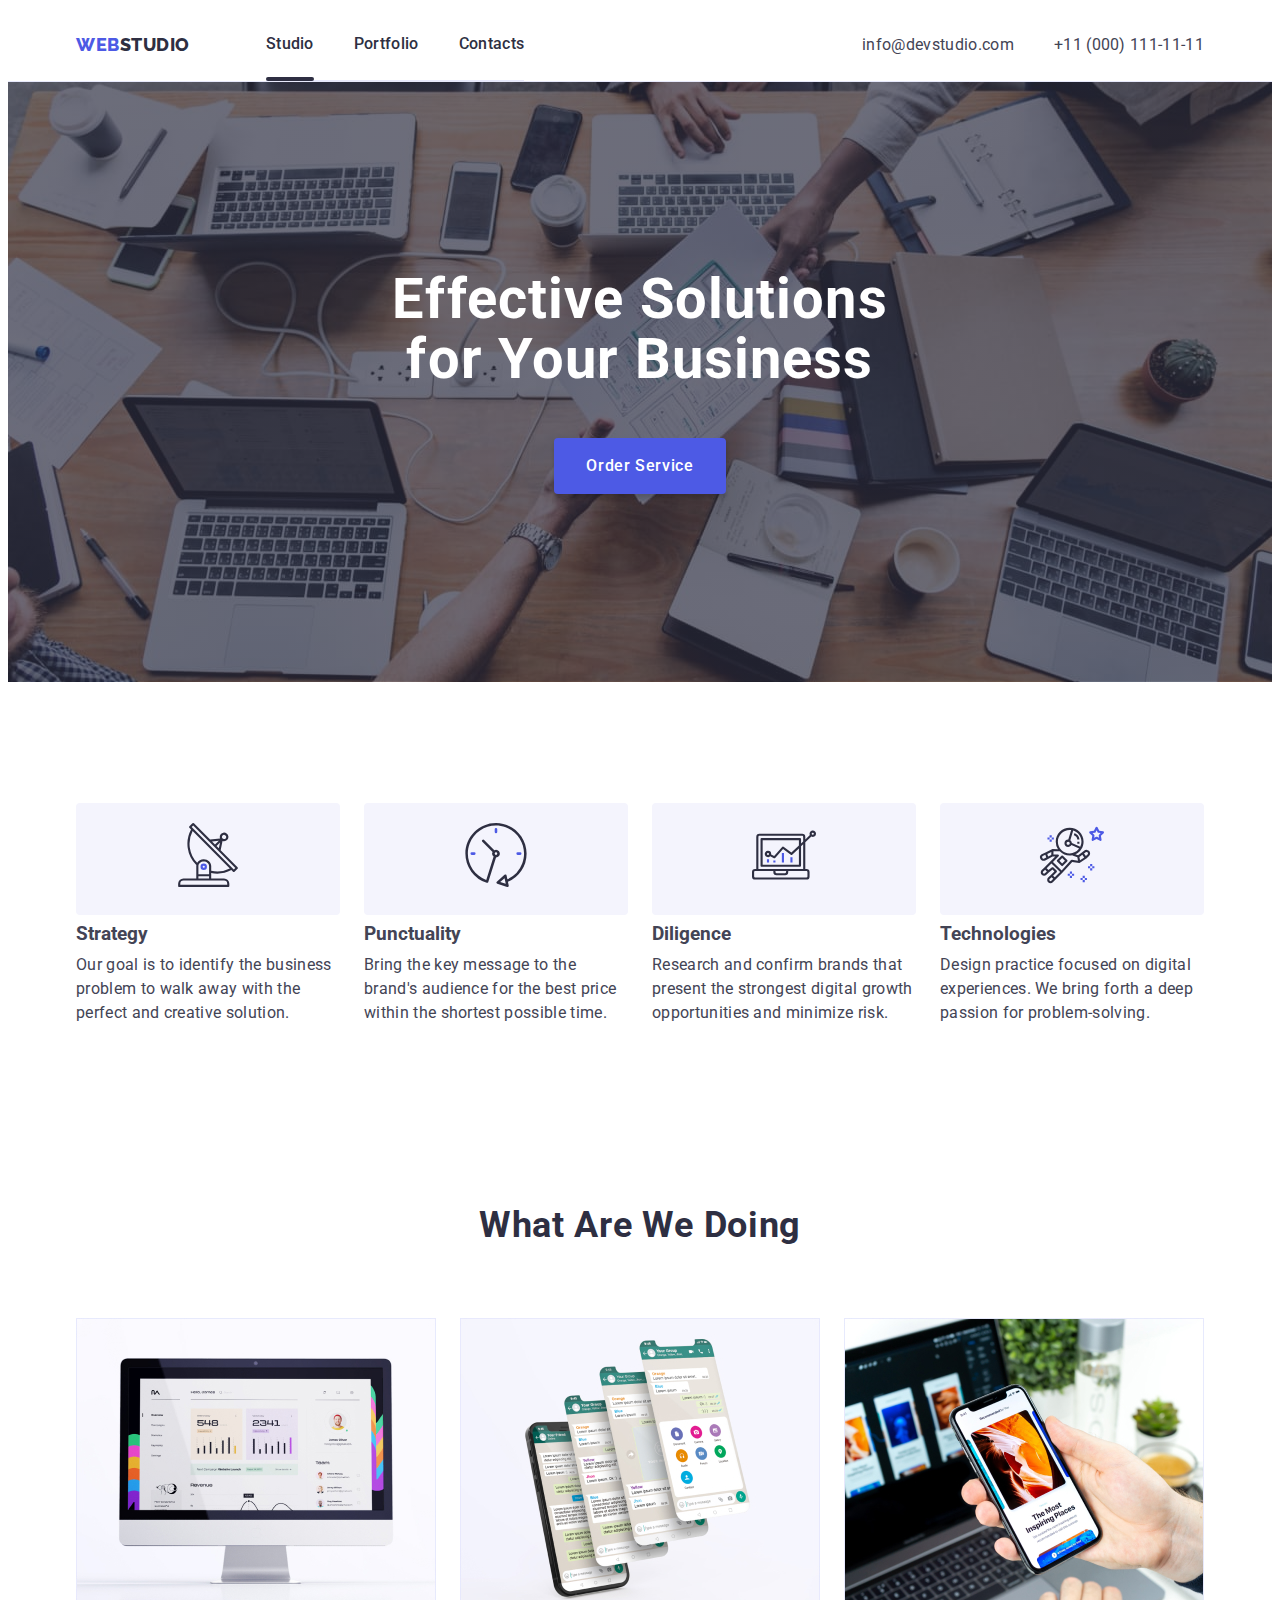
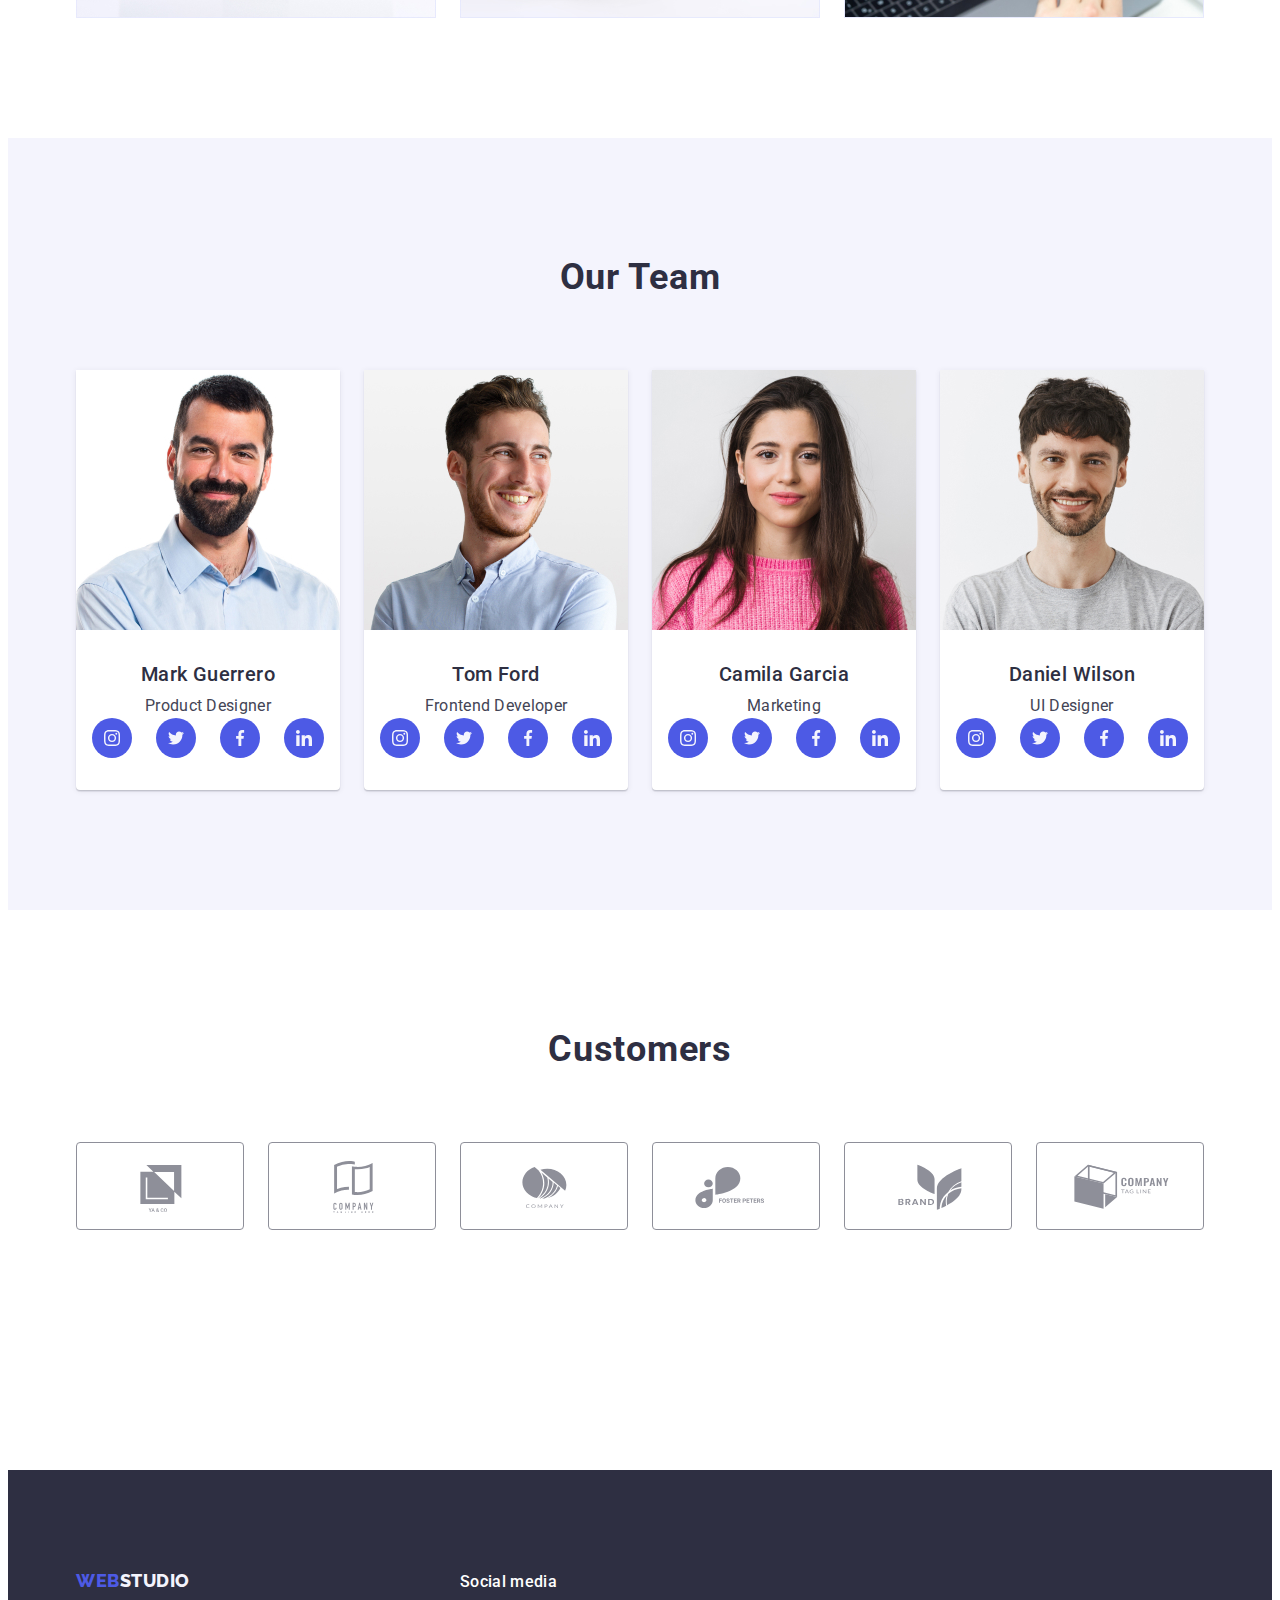
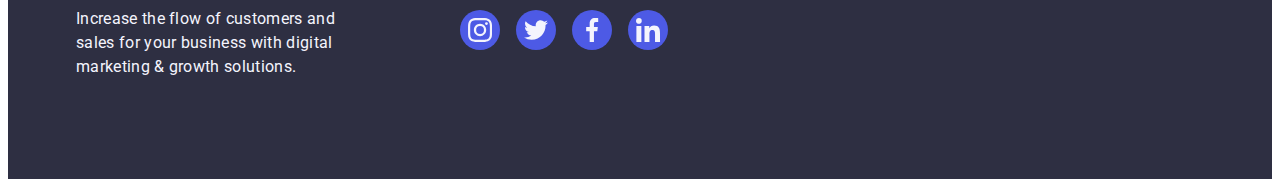
<file: index.html>
<!DOCTYPE html>
<html lang="en">
  <head>
    <meta charset="UTF-8" />
    <meta http-equiv="X-UA-Compatible" content="IE=edge" />
    <meta name="viewport" content="width=device-width, initial-scale=1.0" />
    <meta name="description" content="" />
    <title>Effective Solutions for Your Business</title>
    <link rel="preconnect" href="https://fonts.googleapis.com" />
    <link rel="preconnect" href="https://fonts.gstatic.com" crossorigin />
    <link
      href="https://fonts.googleapis.com/css2?family=Raleway:wght@800&family=Roboto:wght@400;500;700;900&display=swap"
      rel="stylesheet"
    />
    <link
      rel="stylesheet"
      href="https://cdnjs.cloudflare.com/ajax/libs/modern-normalize/2.0.0/modern-normalize.min.css"
      integrity="sha512-4xo8blKMVCiXpTaLzQSLSw3KFOVPWhm/TRtuPVc4WG6kUgjH6J03IBuG7JZPkcWMxJ5huwaBpOpnwYElP/m6wg=="
      crossorigin="anonymous"
      referrerpolicy="no-referrer"
    />
    <!-- Styles css -->
    <link rel="stylesheet" href="./css/styles.css" />
  </head>
  <body>
    <!-- Header -->
    <header class="header">
      <div class="header-container container">
        <nav class="header-nav">
          <a class="link logo" href="./index.html"
            >Web<span class="logo-dark">Studio</span></a
          >
          <ul class="header list">
            <li class="header-item">
              <a class="header-link link page" href="./index.html">Studio</a>
            </li>
            <li class="header-item">
              <a class="header-link link" href="./portfolio.html">Portfolio</a>
            </li>
            <li class="header-item">
              <a class="header-link link" href="">Contacts</a>
            </li>
          </ul>
        </nav>
        <address class="address">
          <ul class="address-list list">
            <li>
              <a class="address-link link" href="mailto:info@devstudio.com"
                >info@devstudio.com</a
              >
            </li>
            <li>
              <a class="address-link link" href="tel:+110001111111"
                >+11 (000) 111-11-11</a
              >
            </li>
          </ul>
        </address>
      </div>
    </header>
    <!-- Main -->
    <main class="main">
      <!-- Section 1 -->
      <section class="section hero">
        <div class="container">
          <h1 class="hero-title">Effective Solutions for Your Business</h1>
          <button class="hero-btn" type="button" data-modal-open>
            Order Service
          </button>
        </div>
      </section>
      <section class="section advantages">
        <div class="container">
          <h2 class="visually-hidden">Advantages</h2>
          <ul class="section-advantages list">
            <li class="section-advantages-item">
              <div class="icons">
                <svg class="advantages-icon" width="64" height="64">
                  <use href="./images/icons.svg#antenna"></use>
                </svg>
              </div>
              <h3 class="advantages-subtitle">Strategy</h3>
              <p class="section-advantages-text">
                Our goal is to identify the business problem to walk away with
                the perfect and creative solution.
              </p>
            </li>
            <li class="section-advantages-item">
              <div class="icons">
                <svg class="advantages-icon" width="64" height="64">
                  <use href="./images/icons.svg#clock"></use>
                </svg>
              </div>
              <h3 class="advantages-subtitle">Punctuality</h3>
              <p class="section-advantages-text">
                Bring the key message to the brand's audience for the best price
                within the shortest possible time.
              </p>
            </li>
            <li class="section-advantages-item">
              <div class="icons">
                <svg class="advantages-icon" width="64" height="64">
                  <use href="./images/icons.svg#diagram"></use>
                </svg>
              </div>
              <h3 class="advantages-subtitle">Diligence</h3>
              <p class="section-advantages-text">
                Research and confirm brands that present the strongest digital
                growth opportunities and minimize risk.
              </p>
            </li>
            <li class="section-advantages-item">
              <div class="icons">
                <svg class="advantages-icon" width="64" height="64">
                  <use href="./images/icons.svg#astronaut"></use>
                </svg>
              </div>
              <h3 class="advantages-subtitle">Technologies</h3>
              <p class="section-advantages-text">
                Design practice focused on digital experiences. We bring forth a
                deep passion for problem-solving.
              </p>
            </li>
          </ul>
        </div>
      </section>
      <!-- Section 2 -->
      <section class="section doing">
        <div class="container">
          <h2 class="title">What are we doing</h2>
          <ul class="section-doing-list">
            <li class="section-doing-item">
              <img
                class="section-doing-img"
                src="./images/img-1.jpg"
                alt="img-1"
                width="360"
                height="360"
              />
            </li>
            <li class="section-doing-item">
              <img
                class="section-doing-img"
                src="./images/img-2.jpg"
                alt="img-2"
                width="360"
                height="360"
              />
            </li>
            <li class="section-doing-item">
              <img
                class="section-doing-img"
                src="./images/img-3.jpg"
                alt="img-3"
                width="360"
                height="360"
              />
            </li>
          </ul>
        </div>
      </section>
      <!-- Section 3 -->
      <section class="section team">
        <div class="container">
          <h2 class="title">Our Team</h2>
          <ul class="section-team-list">
            <li class="section-team-item">
              <img
                class="section-team-img"
                src="./images/img-4.jpg"
                alt="img-4"
                width="264"
                height="260"
              />
              <div class="expert">
                <h3 class="subtitle">Mark Guerrero</h3>
                <p class="section-team-text">Product Designer</p>

                <ul class="team-social-links">
                  <li class="team-social-icon">
                    <a class="link" href="" aria-label="instagram">
                      <svg class="social-icon" width="16" height="16">
                        <use href="./images/icons.svg#instagram"></use>
                      </svg>
                    </a>
                  </li>
                  <li class="team-social-icon">
                    <a class="link" href="" aria-label="instagram">
                      <svg class="social-icon" width="16" height="16">
                        <use href="./images/icons.svg#twitter"></use>
                      </svg>
                    </a>
                  </li>
                  <li class="team-social-icon">
                    <a class="link" href="" aria-label="instagram">
                      <svg class="social-icon" width="16" height="16">
                        <use href="./images/icons.svg#facebook"></use>
                      </svg>
                    </a>
                  </li>
                  <li class="team-social-icon">
                    <a class="link" href="" aria-label="instagram">
                      <svg class="social-icon" width="16" height="16">
                        <use href="./images/icons.svg#linkedin"></use>
                      </svg>
                    </a>
                  </li>
                </ul>
              </div>
            </li>
            <li class="section-team-item">
              <img
                class="section-team-img"
                src="./images/img-5.jpg"
                alt="img-5"
                width="264"
                height="260"
              />
              <div class="expert">
                <h3 class="subtitle">Tom Ford</h3>
                <p class="section-team-text">Frontend Developer</p>

                <ul class="team-social-links">
                  <li class="team-social-icon">
                    <a class="link" href="" aria-label="instagram">
                      <svg class="social-icon" width="16" height="16">
                        <use href="./images/icons.svg#instagram"></use>
                      </svg>
                    </a>
                  </li>
                  <li class="team-social-icon">
                    <a class="link" href="" aria-label="instagram">
                      <svg class="social-icon" width="16" height="16">
                        <use href="./images/icons.svg#twitter"></use>
                      </svg>
                    </a>
                  </li>
                  <li class="team-social-icon">
                    <a class="link" href="" aria-label="instagram">
                      <svg class="social-icon" width="16" height="16">
                        <use href="./images/icons.svg#facebook"></use>
                      </svg>
                    </a>
                  </li>
                  <li class="team-social-icon">
                    <a class="link" href="" aria-label="instagram">
                      <svg class="social-icon" width="16" height="16">
                        <use href="./images/icons.svg#linkedin"></use>
                      </svg>
                    </a>
                  </li>
                </ul>
              </div>
            </li>
            <li class="section-team-item">
              <img
                class="section-team-img"
                src="./images/img-6.jpg"
                alt="img-6"
                width="264"
                height="260"
              />
              <div class="expert">
                <h3 class="subtitle">Camila Garcia</h3>
                <p class="section-team-text">Marketing</p>

                <ul class="team-social-links">
                  <li class="team-social-icon">
                    <a class="link" href="" aria-label="instagram">
                      <svg class="social-icon" width="16" height="16">
                        <use href="./images/icons.svg#instagram"></use>
                      </svg>
                    </a>
                  </li>
                  <li>
                    <a class="link" href="" aria-label="instagram">
                      <svg class="social-icon" width="16" height="16">
                        <use href="./images/icons.svg#twitter"></use>
                      </svg>
                    </a>
                  </li>
                  <li class="team-social-icon">
                    <a class="link" href="" aria-label="instagram">
                      <svg class="social-icon" width="16" height="16">
                        <use href="./images/icons.svg#facebook"></use>
                      </svg>
                    </a>
                  </li>
                  <li class="team-social-icon">
                    <a class="link" href="" aria-label="instagram">
                      <svg class="social-icon" width="16" height="16">
                        <use href="./images/icons.svg#linkedin"></use>
                      </svg>
                    </a>
                  </li>
                </ul>
              </div>
            </li>
            <li class="section-team-item">
              <img
                class="section-team-img"
                src="./images/img-7.jpg"
                alt="img-6"
                width="264"
                height="260"
              />
              <div class="expert">
                <h3 class="subtitle">Daniel Wilson</h3>
                <p class="section-team-text">UI Designer</p>

                <ul class="team-social-links">
                  <li class="team-social-icon">
                    <a class="link" href="" aria-label="instagram">
                      <svg class="social-icon" width="16" height="16">
                        <use href="./images/icons.svg#instagram"></use>
                      </svg>
                    </a>
                  </li>
                  <li>
                    <a class="link" href="" aria-label="instagram">
                      <svg class="social-icon" width="16" height="16">
                        <use href="./images/icons.svg#twitter"></use>
                      </svg>
                    </a>
                  </li>
                  <li class="team-social-icon">
                    <a class="link" href="" aria-label="instagram">
                      <svg class="social-icon" width="16" height="16">
                        <use href="./images/icons.svg#facebook"></use>
                      </svg>
                    </a>
                  </li>
                  <li class="team-social-icon">
                    <a class="link" href="" aria-label="instagram">
                      <svg class="social-icon" width="16" height="16">
                        <use href="./images/icons.svg#linkedin"></use>
                      </svg>
                    </a>
                  </li>
                </ul>
              </div>
            </li>
          </ul>
        </div>
      </section>
      <!-- Section 4 -->
      <section class="section customers">
        <div class="container">
          <h2 class="title">Customers</h2>
          <ul class="customers-list">
            <li class="customers-item">
              <a class="customers-link" href="" aria-label="YA&CO">
                <svg class="customers-icon" width="104" height="56">
                  <use href="./images/icons.svg#logo_1"></use>
                </svg>
              </a>
            </li>
            <li class="customers-item">
              <a class="customers-link" href="" aria-label="Tagline Here">
                <svg class="customers-icon" width="104" height="56">
                  <use href="./images/icons.svg#logo_2"></use>
                </svg>
              </a>
            </li>
            <li class="customers-item">
              <a class="customers-link" href="" aria-label="Company logo">
                <svg class="customers-icon" width="104" height="56">
                  <use href="./images/icons.svg#logo_3"></use>
                </svg>
              </a>
            </li>
            <li class="customers-item">
              <a class="customers-link" href="" aria-label="Foster Peters">
                <svg class="customers-icon" width="104" height="56">
                  <use href="./images/icons.svg#logo_4"></use>
                </svg>
              </a>
            </li>
            <li class="customers-item">
              <a class="customers-link" href="" aria-label="Brend">
                <svg class="customers-icon" width="104" height="56">
                  <use href="./images/icons.svg#logo_5"></use>
                </svg>
              </a>
            </li>
            <li class="customers-item">
              <a class="customers-link" href="" aria-label="Tag Line">
                <svg class="customers-icon" width="104" height="56">
                  <use href="./images/icons.svg#logo_6"></use>
                </svg>
              </a>
            </li>
          </ul>
        </div>
      </section>
    </main>
    <!--Footer-->
    <footer class="footer">
      <div class="container">
        <div class="discription-container">
          <a class="link logo" href="./index.html">
            Web<span class="logo-light">Studio</span>
          </a>
          <p class="footer-text">
            Increase the flow of customers and sales for your business with
            digital marketing & growth solutions.
          </p>
        </div>
        <div class="social-container">
          <p class="footer-subtitle">Social media</p>
          <ul class="footer-links">
            <li class="footer-item">
              <a class="link" href="https://www.instagram.com/" target="_blank">
                <svg class="footer-logo" width="24" height="24">
                  <use href="./images/icons.svg#instagram"></use>
                </svg>
              </a>
            </li>
            <li class="footer-item">
              <a class="link" href="https://twitter.com/" target="_blank">
                <svg class="footer-logo" width="24" height="24">
                  <use href="./images/icons.svg#twitter"></use>
                </svg>
              </a>
            </li>
            <li class="footer-item">
              <a class="link" href="https://facebook.com/" target="_blank">
                <svg class="footer-logo" width="24" height="24">
                  <use href="./images/icons.svg#facebook"></use>
                </svg>
              </a>
            </li>
            <li class="footer-item">
              <a class="link" href="https://www.linkedin.com/" target="_blank">
                <svg class="footer-logo" width="24" height="24">
                  <use href="./images/icons.svg#linkedin"></use>
                </svg>
              </a>
            </li>
          </ul>
        </div>
      </div>
    </footer>
    <div class="modal-box is-hidden" data-modal>
      <div class="callback-form">
        <button class="btn_modal" type="button" data-modal-close>
          <svg class="icon-btn-close" width="8" height="8">
            <use href="./images/icons.svg#icon-close"></use>
          </svg>
        </button>
      </div>
    </div>
    <script src="./js/modal.js"></script>
  </body>
</html>
</file>
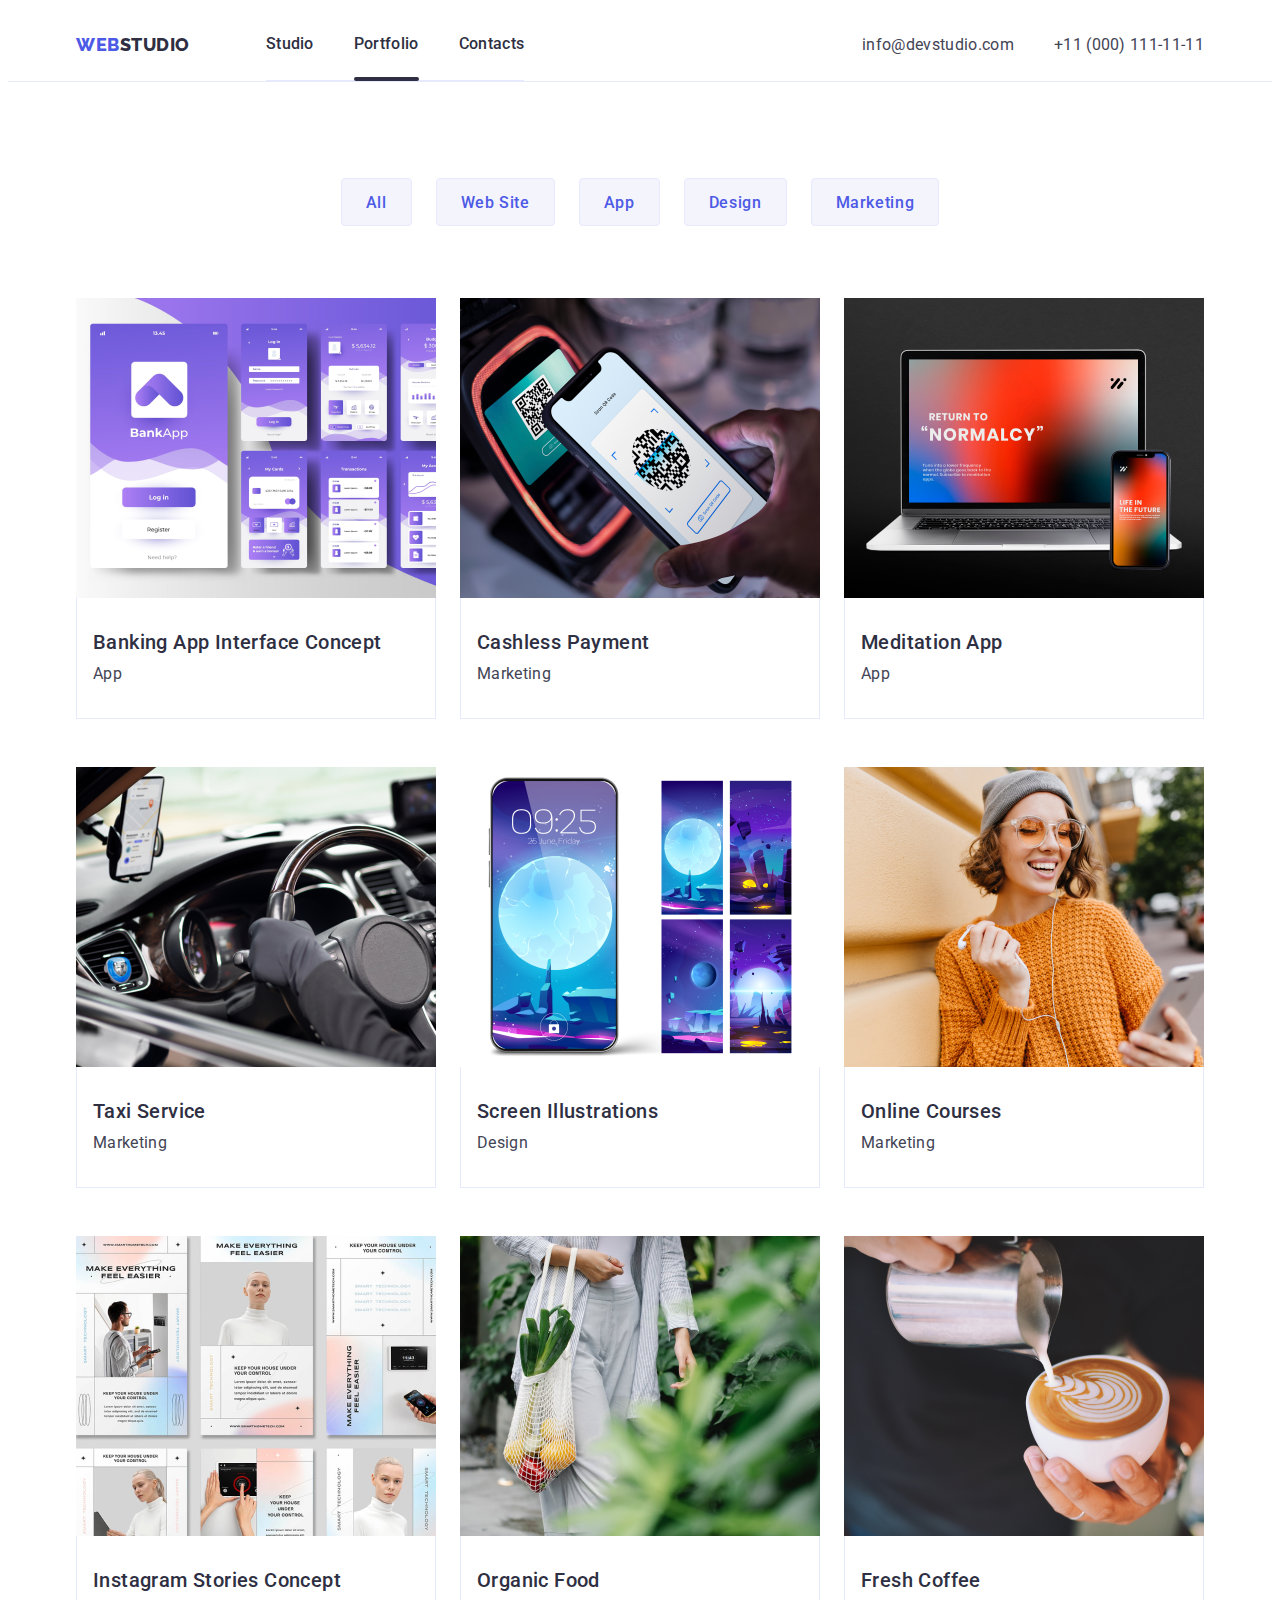
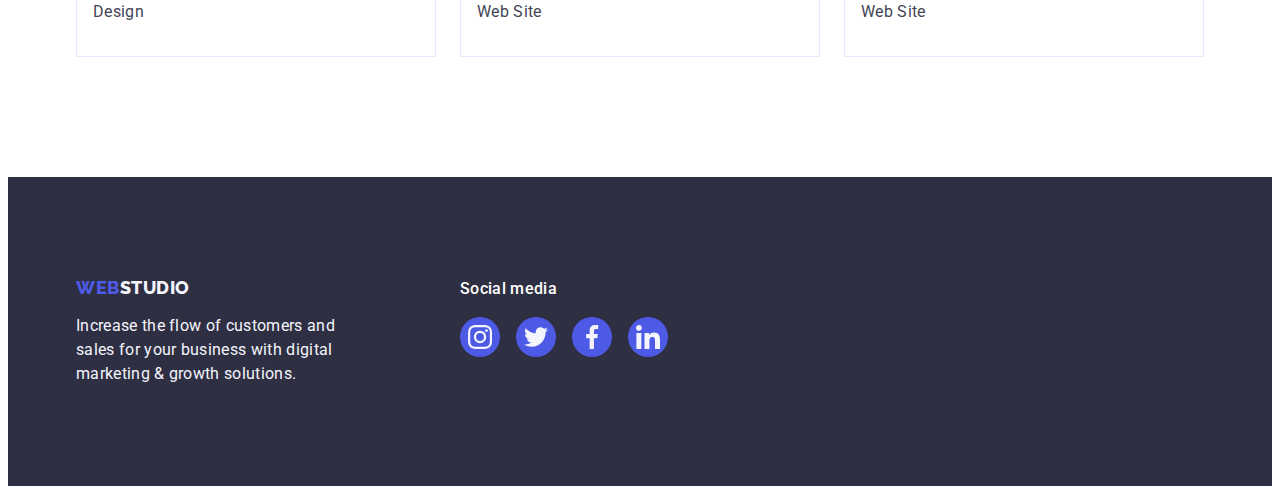
<file: portfolio.html>
<!DOCTYPE html>
<html lang="en">
  <head>
    <meta charset="UTF-8" />
    <meta http-equiv="X-UA-Compatible" content="IE=edge" />
    <meta name="viewport" content="width=device-width, initial-scale=1.0" />
    <meta name="description" content="" />
    <title>Portfolio</title>
    <link rel="preconnect" href="https://fonts.googleapis.com" />
    <link rel="preconnect" href="https://fonts.gstatic.com" crossorigin />
    <link
      href="https://fonts.googleapis.com/css2?family=Raleway:wght@800&family=Roboto:wght@400;500;700;900&display=swap"
      rel="stylesheet"
    />
    <link
      rel="stylesheet"
      href="https://cdnjs.cloudflare.com/ajax/libs/modern-normalize/2.0.0/modern-normalize.min.css"
      integrity="sha512-4xo8blKMVCiXpTaLzQSLSw3KFOVPWhm/TRtuPVc4WG6kUgjH6J03IBuG7JZPkcWMxJ5huwaBpOpnwYElP/m6wg=="
      crossorigin="anonymous"
      referrerpolicy="no-referrer"
    />
    <!-- Styles -->
    <link rel="stylesheet" href="./css/styles.css" />
  </head>
  <body>
    <!-- Header -->
    <header class="header">
      <div class="header-container container">
        <nav class="header-nav">
          <a class="link logo" href="/index.html"
            >Web<span class="logo-dark">Studio</span>
          </a>

          <ul class="header list">
            <li class="header-item">
              <a class="header-link link" href="./index.html">Studio</a>
            </li>
            <li class="header-item">
              <a class="header-link link page" href="./portfolio.html"
                >Portfolio</a
              >
            </li>
            <li class="header-item">
              <a class="header-link link" href="">Contacts</a>
            </li>
          </ul>
        </nav>
        <address class="address">
          <ul class="address-list list">
            <li>
              <a class="address-link link" href="mailto:info@devstudio.com"
                >info@devstudio.com</a
              >
            </li>
            <li>
              <a class="address-link link" href="tel:+110001111111"
                >+11 (000) 111-11-11</a
              >
            </li>
          </ul>
        </address>
      </div>
    </header>
    <main>
      <!-- Main -->
      <section class="section portfolio">
        <div class="container">
          <h1 class="visually-hidden">Portfolio</h1>
          <ul class="portfolio-list list">
            <li class="porfolio-item">
              <button class="portfolio-btn" type="button">All</button>
            </li>
            <li class="porfolio-item">
              <button class="portfolio-btn" type="button">Web Site</button>
            </li>
            <li class="porfolio-item">
              <button class="portfolio-btn" type="button">App</button>
            </li>
            <li class="porfolio-item">
              <button class="portfolio-btn" type="button">Design</button>
            </li>
            <li class="porfolio-item">
              <button class="portfolio-btn" type="button">Marketing</button>
            </li>
          </ul>
          <ul class="portfolio-main list">
            <li class="portfolio-main-item">
              <a class="portfolio-main link" href="">
                <div class="overlay">
                  <img
                    src="./images/img-8.jpg"
                    alt="Banking App"
                    width="360"
                    height="300"
                  />
                  <p class="portfolio-description overlay">
                    14 Stylish and User-Friendly App Design Concepts · Task
                    Manager App · Calorie Tracker App · Exotic Fruit Ecommerce
                    App · Cloud Storage App
                  </p>
                </div>
                <div class="portfolio-container">
                  <h2 class="portfolio-subtitle">
                    Banking App Interface Concept
                  </h2>
                  <p class="portfolio-text">App</p>
                </div>
              </a>
            </li>
            <li class="portfolio-main-item">
              <a class="portfolio-main link" href="">
                <div class="overlay">
                  <img
                    src="./images/img-9.jpg"
                    alt="Cashless Payment"
                    width="360"
                    height="300"
                  />
                  <p class="portfolio-description overlay">
                    14 Stylish and User-Friendly App Design Concepts · Task
                    Manager App · Calorie Tracker App · Exotic Fruit Ecommerce
                    App · Cloud Storage App
                  </p>
                </div>
                <div class="portfolio-container">
                  <h2 class="portfolio-subtitle">Cashless Payment</h2>
                  <p class="portfolio-text">Marketing</p>
                </div>
              </a>
            </li>
            <li class="portfolio-main-item">
              <a class="portfolio-main link" href="">
                <div class="overlay">
                  <img
                    src="./images/img-10.jpg"
                    alt="Meditation App"
                    width="360"
                    height="300"
                  />
                  <p class="portfolio-description overlay">
                    14 Stylish and User-Friendly App Design Concepts · Task
                    Manager App · Calorie Tracker App · Exotic Fruit Ecommerce
                    App · Cloud Storage App
                  </p>
                </div>
                <div class="portfolio-container">
                  <h2 class="portfolio-subtitle">Meditation App</h2>
                  <p class="portfolio-text">App</p>
                </div>
              </a>
            </li>
            <li class="portfolio-main-item">
              <a class="portfolio-main link" href="">
                <div class="overlay">
                  <img
                    src="./images/img-11.jpg"
                    alt="Taxi Servise"
                    width="360"
                    height="300"
                  />
                  <p class="portfolio-description overlay">
                    14 Stylish and User-Friendly App Design Concepts · Task
                    Manager App · Calorie Tracker App · Exotic Fruit Ecommerce
                    App · Cloud Storage App
                  </p>
                </div>
                <div class="portfolio-container">
                  <h2 class="portfolio-subtitle">Taxi Service</h2>
                  <p class="portfolio-text">Marketing</p>
                </div>
              </a>
            </li>
            <li class="portfolio-main-item">
              <a class="portfolio-main link" href="">
                <div class="overlay">
                  <img
                    src="./images/img-12.jpg"
                    alt="Screen Illustrations"
                    width="360"
                    height="300"
                  />
                  <p class="portfolio-description overlay">
                    14 Stylish and User-Friendly App Design Concepts · Task
                    Manager App · Calorie Tracker App · Exotic Fruit Ecommerce
                    App · Cloud Storage App
                  </p>
                </div>
                <div class="portfolio-container">
                  <h2 class="portfolio-subtitle">Screen Illustrations</h2>
                  <p class="portfolio-text">Design</p>
                </div>
              </a>
            </li>
            <li class="portfolio-main-item">
              <a class="portfolio-main link" href="">
                <div class="overlay">
                  <img
                    src="./images/img-13.jpg"
                    alt="Online Courses"
                    width="360"
                    height="300"
                  />
                  <p class="portfolio-description overlay">
                    14 Stylish and User-Friendly App Design Concepts · Task
                    Manager App · Calorie Tracker App · Exotic Fruit Ecommerce
                    App · Cloud Storage App
                  </p>
                </div>
                <div class="portfolio-container">
                  <h2 class="portfolio-subtitle">Online Courses</h2>
                  <p class="portfolio-text">Marketing</p>
                </div>
              </a>
            </li>
            <li class="portfolio-main-item">
              <a class="portfolio-main link" href="">
                <div class="overlay">
                  <img
                    src="./images/img-14.jpg"
                    alt="Instagram Stories Concept"
                    width="360"
                    height="300"
                  />
                  <p class="portfolio-description overlay">
                    14 Stylish and User-Friendly App Design Concepts · Task
                    Manager App · Calorie Tracker App · Exotic Fruit Ecommerce
                    App · Cloud Storage App
                  </p>
                </div>
                <div class="portfolio-container">
                  <h2 class="portfolio-subtitle">Instagram Stories Concept</h2>
                  <p class="portfolio-text">Design</p>
                </div>
              </a>
            </li>
            <li class="portfolio-main-item">
              <a class="portfolio-main link" href="">
                <div class="overlay">
                  <img
                    src="./images/img-15.jpg"
                    alt="Organic Food"
                    width="360"
                    height="300"
                  />
                  <p class="portfolio-description overlay">
                    14 Stylish and User-Friendly App Design Concepts · Task
                    Manager App · Calorie Tracker App · Exotic Fruit Ecommerce
                    App · Cloud Storage App
                  </p>
                </div>
                <div class="portfolio-container">
                  <h2 class="portfolio-subtitle">Organic Food</h2>
                  <p class="portfolio-text">Web Site</p>
                </div>
              </a>
            </li>
            <li class="portfolio-main-item">
              <a class="portfolio-main link" href="">
                <div class="overlay">
                  <img
                    src="./images/img-16.jpg"
                    alt="Fresh Coffee"
                    width="360"
                    height="300"
                  />
                  <p class="portfolio-description overlay">
                    14 Stylish and User-Friendly App Design Concepts · Task
                    Manager App · Calorie Tracker App · Exotic Fruit Ecommerce
                    App · Cloud Storage App
                  </p>
                </div>
                <div class="portfolio-container">
                  <h2 class="portfolio-subtitle">Fresh Coffee</h2>
                  <p class="portfolio-text">Web Site</p>
                </div>
              </a>
            </li>
          </ul>
        </div>
      </section>
    </main>
    <!-- Footer -->
    <footer class="footer">
      <div class="container">
        <div class="discription-container">
          <a class="link logo" href="./index.html">
            Web<span class="logo-light">Studio</span>
          </a>
          <p class="footer-text">
            Increase the flow of customers and sales for your business with
            digital marketing & growth solutions.
          </p>
        </div>
        <div class="social-container">
          <p class="footer-subtitle">Social media</p>
          <ul class="footer-links">
            <li class="footer-item">
              <a class="link" href="https://www.instagram.com/" target="_blank">
                <svg class="footer-logo" width="24" height="24">
                  <use href="./images/icons.svg#instagram"></use>
                </svg>
              </a>
            </li>
            <li class="footer-item">
              <a class="link" href="https://twitter.com/" target="_blank">
                <svg class="footer-logo" width="24" height="24">
                  <use href="./images/icons.svg#twitter"></use>
                </svg>
              </a>
            </li>
            <li class="footer-item">
              <a class="link" href="https://facebook.com/" target="_blank">
                <svg class="footer-logo" width="24" height="24">
                  <use href="./images/icons.svg#facebook"></use>
                </svg>
              </a>
            </li>
            <li class="footer-item">
              <a class="link" href="https://www.linkedin.com/" target="_blank">
                <svg class="footer-logo" width="24" height="24">
                  <use href="./images/icons.svg#linkedin"></use>
                </svg>
              </a>
            </li>
          </ul>
        </div>
      </div>
    </footer>
  </body>
</html>
</file>
<file: css/styles.css>
:root{
    --main-dark-cl: #2E2F42;
    --main-dark-accent: #434455;
    --main-light-cl: #F4F4FD;
    --accent-cl: #FFFFFF;
    --blue-accent-cl: #4D5AE5;
    --BLUE-accent-cl: #404BBF;
    --border-cl: #E7E9FC;
}
*,
*::before,
*::after {
    box-sizing: border-box;
}
.visually-hidden {
    position: absolute;
    width: 1px;
    height: 1px;
    margin: -1px;
    border: 0;
    padding: 0;
    white-space: nowrap;
    clip-path: inset(100%);
    clip: rect(0 0 0 0);
    overflow: hidden;
}
body {
    font-family: "Roboto", sans-serif;
    font-size: 16px;
    color: var(--main-dark-accent);
    background-color: var(--accent-cl);
}

img {
    display: block;
    max-width: 100%;
    height: auto;
}
svg {
    display: block;

}
ul,
ol {
    list-style-type: none;
    padding: 0;
    margin: 0;
}

h1,
h2,
h3,
h4,
h5, p {
    margin: 0;
    padding: 0;
}

.link,
a {
    text-decoration: none;
}

.btn,
button {
    font-family: inherit;
    cursor: pointer;
}

.subtitle {
    font-weight: 500;
    font-size: 20px;
    line-height: 1.2;
    letter-spacing: 0.02em;
    color: var(--main-dark-cl);
}

.title {
    font-weight: 700;
    font-size: 36px;
    line-height: 1.11;
    letter-spacing: 0.02em;
    text-transform: capitalize;
    text-align: center;
    color: var(--main-dark-cl);
    margin-bottom: 72px;
}

.container {
    width: 1158px;
    margin-left: auto;
    margin-right: auto;
    padding-left: 15px;
    padding-right: 15px;
}
.logo {
    font-family: 'Raleway', sans-serif;
    font-weight: 800;
    font-size: 18px;
    line-height: 1.17;
    letter-spacing: 0.03em;
    text-transform: uppercase;
    color: var(--blue-accent-cl);
}

.logo-dark {
    color: var(--main-dark-cl);
}

.logo-light {
    color: var(--main-light-cl);
}
.header {
    display: flex;
    letter-spacing: 0.02em;
    color: var(--main-dark-cl);
    border-bottom: 1px solid var(--border-cl);
    gap: 40px;
}

.header-container {
    display: flex;
    align-items: center;
    justify-content: space-between;
}


.header-nav {
    display: flex;
    align-items: center;
}

.link {
    text-decoration: none;
}

.header-nav .logo {
    margin-right: 76px;
}

.header-list {
    list-style: none;
    display: flex;
    align-items: center;
    gap: 40px;
}

.header-link {
    font-weight: 500;
    font-size: 16px;
    line-height: 1.5;
    letter-spacing: 0.02em;
    color: var(--main-dark-cl);
    padding-top: 24px;
    padding-bottom: 24px;
    display: block;
}

.header-link:hover,
.header-link:focus {
    color: var(--BLUE-accent-cl);
}

.address {
    font-style: normal;
}

.address-list {
    display: flex;
    align-items: center;
    gap: 40px;
}

.address-link {
    letter-spacing: 0.02em;
    line-height: 1.5;
    color: var(--main-dark-accent);
    transition: color 250ms cubic-bezier(0.4, 0, 0.2, 1);
}

.address-link:hover,
.address-link:focus {
    color: var(--BLUE-accent-cl);
}
.page {
    position: relative;
    color: #2E2F42;
    transition: color 250ms cubic-bezier(0.4, 0, 0.2, 1);
}

.page::after {
    position: absolute;
    display: block;
    width: 100%;
    height: 4px;
    border-radius: 2px;
    background: var(--ocean, #404BBF);
    content: "";
    margin-top: 20px;
}
.address {
    list-style: none;
}
.hero {
    background-color: var(--main-dark-cl);
    padding-top: 188px;
    padding-bottom: 188px;
    background-image: linear-gradient(to bottom, rgba(46, 47, 66, 0.7), rgba(46, 47, 66, 0.7)), url(../images/people_office.jpg);
    background-repeat: no-repeat;
    background-position: center;
    background-size: cover;
    max-width: 1440px;
    margin: 0 auto;
}

.hero-title {
    font-weight: 700;
    font-size: 56px;
    line-height: 1.07;
    letter-spacing: 0.02em;
    text-align: center;
    color: var(--accent-cl);
    max-width: 496px;
    margin: 0 auto;
}

.hero-btn {
    font-weight: 500;
    font-size: 16px;
    line-height: 1.5;
    color: var(--accent-cl);
    background-color: var(--blue-accent-cl);
    letter-spacing: 0.04em;
    min-width: 169px;
    height: 56px;
    display: block;
    margin: 0 auto;
    box-shadow: 0px 4px 4px rgba(0, 0, 0, 0.15);
    border-radius: 4px;
    padding: 16px 32px;
    border: none;
    margin-top: 48px;
    transition: background-color 250ms cubic-bezier(0.4, 0, 0.2, 1);
}

.hero-btn:hover,
.hero-btn:focus {
    background-color: var(--BLUE-accent-cl);
}

.section.advantages {
    padding-top: 120px;
    padding-bottom: 120px;
}

.section-advantages.list{
    display: flex;
    width: 1128px;
    height: 224px;
    justify-content: space-between;
    gap: 24px;
    align-items: center;
}

.section-advantages-item {
    width: calc((100% - 3 * 24px) / 4);
}
.section-advantages-item:last-child {
    margin-right: 0;
}

.advantages-subtitle {
    margin-bottom: 8px;
    margin-top: 8px;
}

.section-advantages-text {
    line-height: 1.5;
    letter-spacing: 0.02em;
    margin: 0;
}
.advantages-icon {
    fill: currentColor;
    width: 100%;
    margin-bottom: 8px;
}
.section-advantages .icons {
    background-color: #f4f4fd;
    min-width: 264px;
    min-height: 112px;
    display: flex;
    margin-bottom: 8px;
    border-radius: 4px;
    align-items: center;
    justify-content: center;
}
.doing {
    padding-top: 60px;
    padding-bottom: 120px;
}

.section-doing-title {
    margin-bottom: 72px;
}

.section-doing-list {
    display: flex;
    justify-content: space-between;
    gap: 24px;
    
}
.section-doing-item {
    width: calc((100% - 2 * 24px) / 3);
}
.section-doing-img:last-child{
    margin-right: 0;
}

.team {
    background-color: var(--main-light-cl);
    padding-top: 120px;
}
.section.team {
    padding: 120px 0;
}
.section-team-list {
    display: flex;
    gap: 24px;
}

.section-team-list:last-child {
    margin-right: 0;
}

.section-team-item {
    background: var(--accent-cl);
    border-radius: 0px 0px 4px 4px;
    width: calc((100% - 3 * 24px) / 4);
    box-shadow: 0px 2px 1px 0px rgba(46, 47, 66, 0.08), 0px 1px 1px 0px rgba(46, 47, 66, 0.16), 0px 1px 6px 0px rgba(46, 47, 66, 0.08);
}
.section-team-text {
    line-height: 1.5;
    letter-spacing: 0.02em;
    text-align: center;
}

.section-team-item .subtitle {
    text-align: center;
    margin-bottom: 8px;
}
.expert {
    padding: 32px 0;
}
.team-social-links {
    display: flex;
    gap: 24px;
    justify-content: center;
    align-items: center;
}

.team-social-links .link {
    display: flex;
    justify-content: center;
    align-items: center;
    width: 40px;
    height: 40px;
    border-radius: 50%;
    background-color: var(--blue-accent-cl);
    transition: background-color 250ms cubic-bezier(0.4, 0, 0.2, 1);
}

.team-social-links .link:hover,
.team-social-links .link:focus {
    background-color: var(--BLUE-accent-cl)
}

.social-icon {
    fill: var(--main-light-cl);
}
.footer .container {
    display: flex;
    align-items: baseline;
}
.footer {
    background: var(--main-dark-cl);
    color: var(--main-light-cl);
    padding-top: 100px;
    padding-bottom: 100px;
    display: flex;
}
.discription-container {
    margin-right: 120px;
}
.footer-text {
    line-height: 1.5;
    letter-spacing: 0.02em;
    width: 264px;
}
 .footer .logo{
    display: inline-block;
    margin-bottom: 16px;
}
.footer-subtitle {
    font-size: 16px;
    font-weight: 500;
    line-height: 24px;
    letter-spacing: 0.32px;
    color: var(--accent-cl);
    margin-bottom: 16px;
}

.footer-links{
    display: flex;
    gap: 16px;
}

.footer-links .link {
    display: flex;
    width: 40px;
    height: 40px;
    border-radius: 50%;
    background-color: var(--blue-accent-cl);
    align-items: center;
    justify-content: center;
    transition: background-color 250ms cubic-bezier(0.4, 0, 0.2, 1);
}

.footer-item .link:hover,
.footer-item .link:focus{
    background-color: #31d0aa;
}

.footer-logo {
    fill: #F4F4FD;
}

.section.portfolio {
    padding-top: 96px;
    padding-bottom: 120px;
}
.portfolio-btn {
    color: var(--blue-accent-cl);
    background-color: var(--main-light-cl);
    border: 1px solid var(--border-cl);
    border-radius: 4px;
    font-weight: 500;
    font-size: 16px;
    height: 48px;
    line-height: 1.5;
    letter-spacing: 0.04em;
    padding-top: 12px;
    padding-right: 24px;
    padding-bottom: 12px;
    padding-left: 24px;
    transition: color 250ms cubic-bezier(0.4, 0, 0.2, 1),
    background-color 250ms cubic-bezier(0.4, 0, 0.2, 1),
    border-color 250ms cubic-bezier(0.4, 0, 0.2, 1),
    box-shadow 250ms cubic-bezier(0.4, 0, 0.2, 1);
}

.portfolio-btn:hover,
.portfolio-btn:focus {
    color: var(--accent-cl);
    background-color: var(--BLUE-accent-cl);
    border: 1px solid transparent;
    box-shadow: 0px 2px 2px 0px rgba(0, 0, 0, 0.12), 0px 2px 1px 0px rgba(0, 0, 0, 0.08), 0px 3px 1px 0px rgba(0, 0, 0, 0.10);
}

.portfolio-text {
    color: var(--main-dark-accent);
    font-size: 16px;
    line-height: 1.5;
    letter-spacing: 0.02em;
}

.portfolio-main {
    list-style: none;
}

.portfolio-subtitle {
    font-weight: 500;
    font-size: 20px;
    line-height: 1.2;
    letter-spacing: 0.02em;
    color: var(--main-dark-cl);
    margin-bottom: 8px;
}

.portfolio-list {
    display: flex;
    gap: 24px;
    justify-content: center;
    margin-bottom: 72px;
}
.portfolio-main.list {
    display: flex;
    flex-wrap: wrap;
    column-gap: 24px;
    row-gap: 48px;
   
}

.portfolio-main-item {
    width: calc((100% - 48px) / 3);
}
.overlay {
    position: relative;
    overflow: hidden;
}
.portfolio-main .link:hover .portfolio-description, 
.portfolio-main .link:focus .portfolio-description {
    transform: translateY(0);
}

.portfolio-description {
    position: absolute;
    height: 100%;
    width: 100%;
    padding: 40px 32px;
    background-color: #4d5ae5;
    color: #f4f4fd;
    top: 0;
    font-weight: 400;
    font-size: 16px;
    line-height: 1.5;
    letter-spacing: 0.02em;
    transform: translateY(100%);
    transition: transform 250ms cubic-bezier(0.4, 0, 0.2, 1);
}

.prtfolio-main-item:last-child {
    margin-right: 0;
}

.portfolio-item {
    width: 360px;
    height: 420px;
}

.portfolio-main.link{
    display: block;
    transition: box-shadow 250ms cubic-bezier(0.4, 0, 0.2, 1);
}
.portfolio-main.link:hover,
.portfolio-main.link:focus {
    box-shadow: 0px 1px 6px rgba(46, 47, 66, 0.08),
    0px 1px 1px rgba(46, 47, 66, 0.16),
    0px 2px 1px rgba(46, 47, 66, 0.08);
}
.portfolio-container {
    border: 1px solid var(--border-cl);
    border-top: none;
    padding: 32px 16px;
}
.section.customers {
    padding: 120px 0 120px;
}
.customer-container {
    margin: 0;
}

.customers-link {
    width: 100%;
    height: 100%;
    border: 1px solid #8E8F99;
    border-radius: 4px;
    display: flex;
    align-items: center;
    color: #8E8F99;
    justify-content: center;
    transition: border-color 250ms cubic-bezier(0.4, 0, 0.2, 1),
        color 250ms cubic-bezier(0.4, 0, 0.2, 1);
}
.customers-link:hover,
.customers-link:focus,
.customers-link:active {
    border: 1px solid #404BBF;
    color: var(--BLUE-accent-cl);
}

.customers-icon {
    fill: currentColor;
    transition: fill 250ms cubic-bezier(0.4, 0, 0.2, 1);
    align-content: center;
    transition: fill 250ms cubic-beizier(0.4, 0, 0.2, 1), color 250ms cubic-bezier(0.4, 0, 0.2, 1);
}
.customers-icon:hover,
.customers-icon:focus {
    fill: #404BBF;
}

.customers-list {
    display: flex;
    gap: 24px;
    align-items: center;
    padding-bottom: 120px;
}

.customers-item {
    width: 168px;
    height: 88px;
    transition: border-color 250ms cubic-bezier(0.4, 0, 0.2, 1), color 250ms cubic-bezier(0.4, 0, 0.2, 1);
}


.customers-item:last-child {
    margin-right: 0;
}

.page {
    position: relative;
}

.page::after {
    position: absolute;
    display: block;
    width: 100%;
    height: 4px;
    border-radius: 2px;
    background: var(--ocean, #2E2F42);
    content: "";
    margin-top: 20px;
    bottom: -1px;
}
.is-hidden {
    visibility: hidden;
    opacity: 0;
    pointer-events: none;
}
.modal-box {
    position: fixed;
    width: 100%;
    height: 100%;
    top: 0;
    left: 0;
    background-color: rgba(46, 47, 66, 0.4);
    transition: opacity 250ms cubic-bezier(0.4, 0, 0.2, 1), visibility 250ms cubic-bezier(0.4, 0, 0.2, 1);
}

.callback-form {
    width: 408px;
    min-height: 584px;
    position: absolute;
    top: 50%;
    left: 50%;
    transform: translate(-50%, -50%) scale(1);
    border-radius: 4px;
    background: #fcfcfc;
    box-shadow: 0px 1px 1px rgba(0, 0, 0, 0.14),
        0px 1px 3px rgba(0, 0, 0, 0.12),
        0px 2px 1px rgba(0, 0, 0, 0.2);
    padding-right: 0;
    transition: transform 250ms cubic-bezier(0.4, 0, 0.2, 1);
}

.btn_modal {
    width: 24px;
    height: 24px;
    border-radius: 50%;
    background-color: #e7e9fc;
    border: 1px solid rgba(0, 0, 0, 0.1);
    padding: 0;
    position: absolute;
    top: 24px;
    right: 24px;
    display: flex;
    align-items: center;
    justify-content: center;
    cursor: pointer;
    transition: background-color 250ms cubic-bezier(0.4, 0, 0.2, 1), border 250ms cubic-bezier(0.4, 0, 0.2, 1);
}

.btn_modal:hover,
.btn_modal:focus {
    background-color:#404bbf;
    fill: #ffffff;
    border: none;
}

.icon-btn-close {
    align-items: center;
    fill: var(--secondary-color);
    transition: fill 250ms cubic-bezier(0.4, 0, 0.2, 1);
}

.icon-btn-close:hover,
.icon-btn-close:focus {
    fill: #ffffff;
}
</file>
